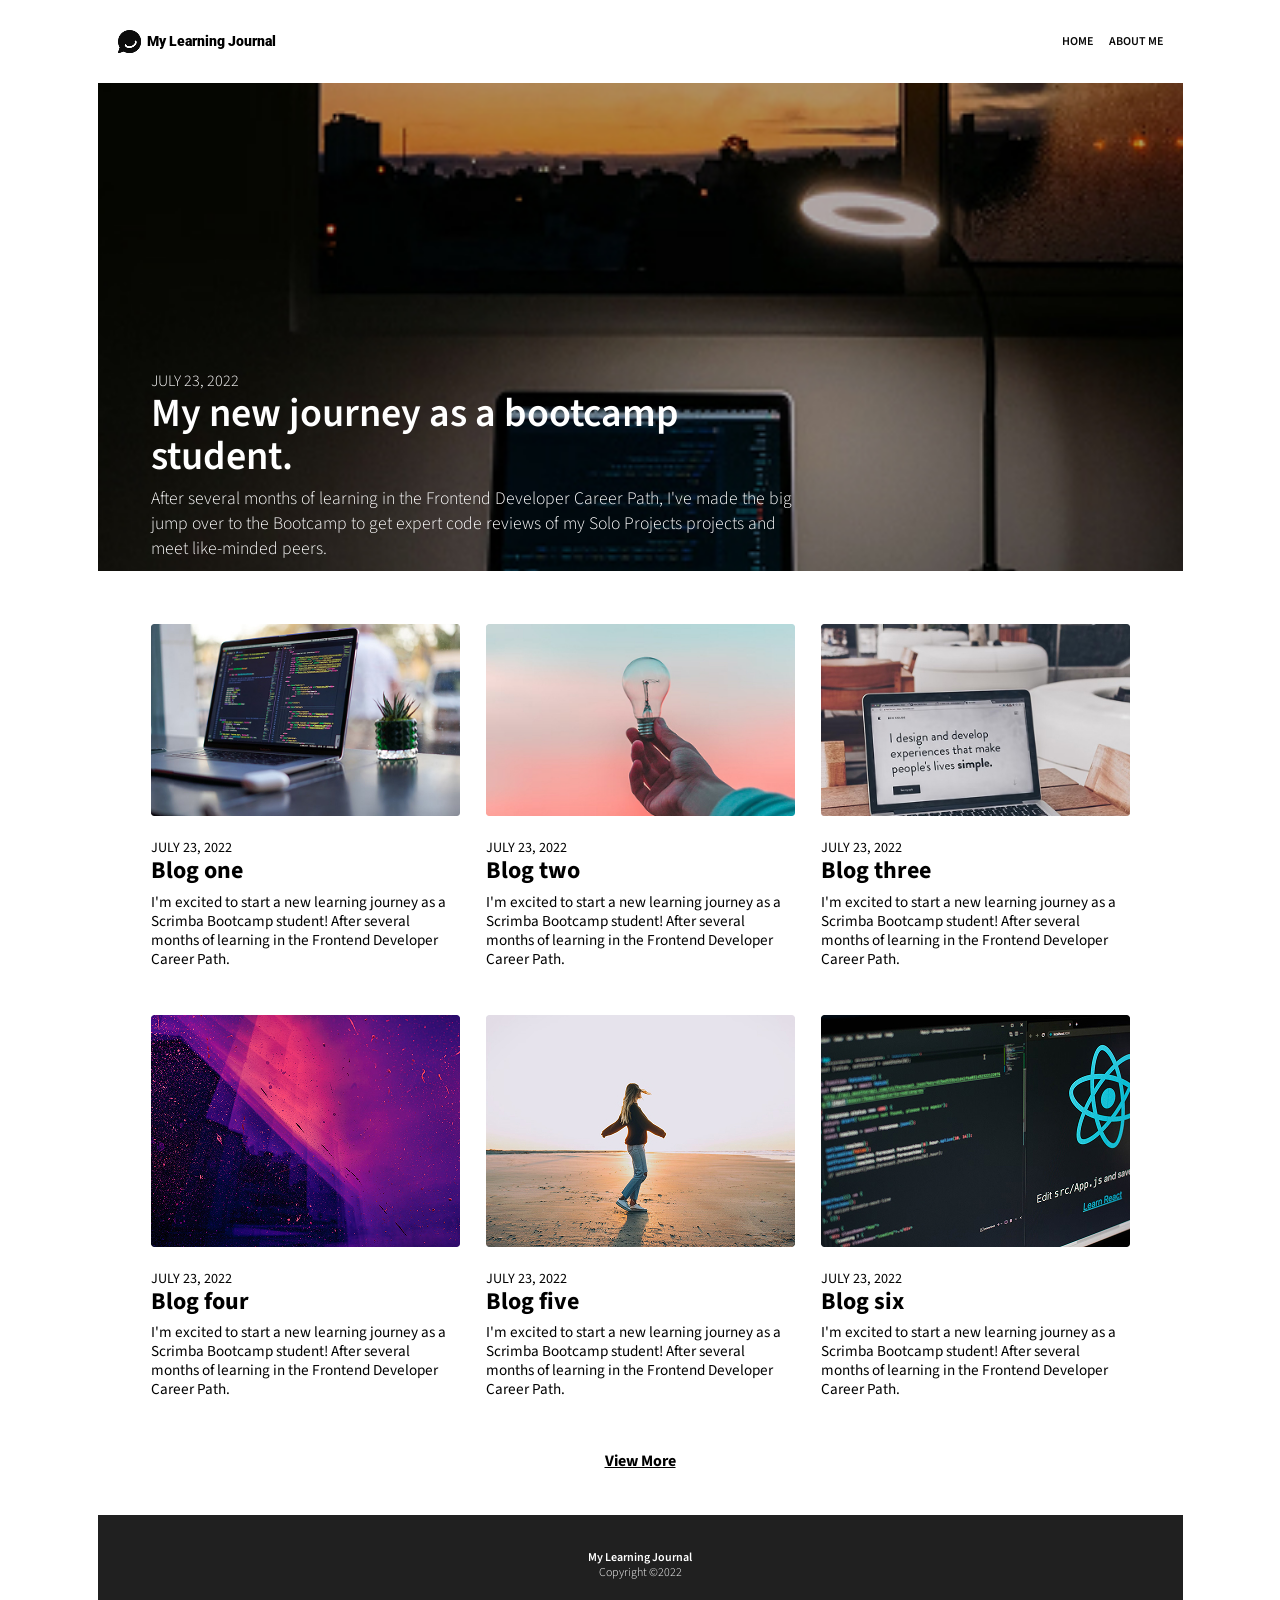
<file: index.html>
<!doctype html>
<html lang="en">
  <head>
    <meta charset="UTF-8" />
    <meta name="viewport" content="width=device-width, initial-scale=1.0" />
    <link rel="preconnect" href="https://fonts.googleapis.com" />
    <link rel="preconnect" href="https://fonts.gstatic.com" crossorigin />
    <link
      href="https://fonts.googleapis.com/css2?family=Roboto:ital,wght@0,100..900;1,100..900&family=Source+Sans+3:ital,wght@0,200..900;1,200..900&display=swap"
      rel="stylesheet"
    />
    <title>My Learning Journal</title>
    <link rel="stylesheet" href="./style.css" />
  </head>
  <body>
    <header>
      <div class="logo">
        <img src="./images/logo.jpg" alt="logo" />
        <p>My Learning Journal</p>
      </div>

      <nav>
        <ul>
          <li><a href="./index.html">Home</a></li>
          <li><a href="./about.html">About me</a></li>
        </ul>
      </nav>
    </header>

    <main>
      <article>
        <div class="hero">
          <date>JULY 23, 2022</date>
          <h1>My new journey as a bootcamp student.</h1>
          <p>
            After several months of learning in the Frontend Developer Career
            Path, I've made the big jump over to the Bootcamp to get expert code
            reviews of my Solo Projects projects and meet like-minded peers.
          </p>
        </div>

        <div class="article-listing">
          <div class="article">
            <img src="./images/article-image-01.jpg" alt="" />
            <date>JULY 23, 2022</date>
            <h2>Blog one</h2>
            <p>
              I'm excited to start a new learning journey as a Scrimba Bootcamp
              student! After several months of learning in the Frontend
              Developer Career Path.
            </p>
          </div>

          <div class="article">
            <img src="./images/article-image-02.jpg" alt="" />
            <date>JULY 23, 2022</date>
            <h2>Blog two</h2>
            <p>
              I'm excited to start a new learning journey as a Scrimba Bootcamp
              student! After several months of learning in the Frontend
              Developer Career Path.
            </p>
          </div>

          <div class="article">
            <img src="./images/article-image-03.jpg" alt="" />
            <date>JULY 23, 2022</date>
            <h2>Blog three</h2>
            <p>
              I'm excited to start a new learning journey as a Scrimba Bootcamp
              student! After several months of learning in the Frontend
              Developer Career Path.
            </p>
          </div>

          <div class="article">
            <img src="./images/article-image-04.jpg" alt="" />
            <date>JULY 23, 2022</date>
            <h2>Blog four</h2>
            <p>
              I'm excited to start a new learning journey as a Scrimba Bootcamp
              student! After several months of learning in the Frontend
              Developer Career Path.
            </p>
          </div>

          <div class="article">
            <img src="./images/article-image-05.jpg" alt="" />
            <date>JULY 23, 2022</date>
            <h2>Blog five</h2>
            <p>
              I'm excited to start a new learning journey as a Scrimba Bootcamp
              student! After several months of learning in the Frontend
              Developer Career Path.
            </p>
          </div>

          <div class="article">
            <img src="./images/article-image-06.jpg" alt="" />
            <date>JULY 23, 2022</date>
            <h2>Blog six</h2>
            <p>
              I'm excited to start a new learning journey as a Scrimba Bootcamp
              student! After several months of learning in the Frontend
              Developer Career Path.
            </p>
          </div>
        </div>

        <p class="vm">View More</p>
      </article>
    </main>

    <footer>
      <div class="footer-text">
        <p class="footer-text-1">My Learning Journal</p>
        <p class="footer-text-2">Copyright ©2022</p>
      </div>
    </footer>
  </body>
</html>
</file>
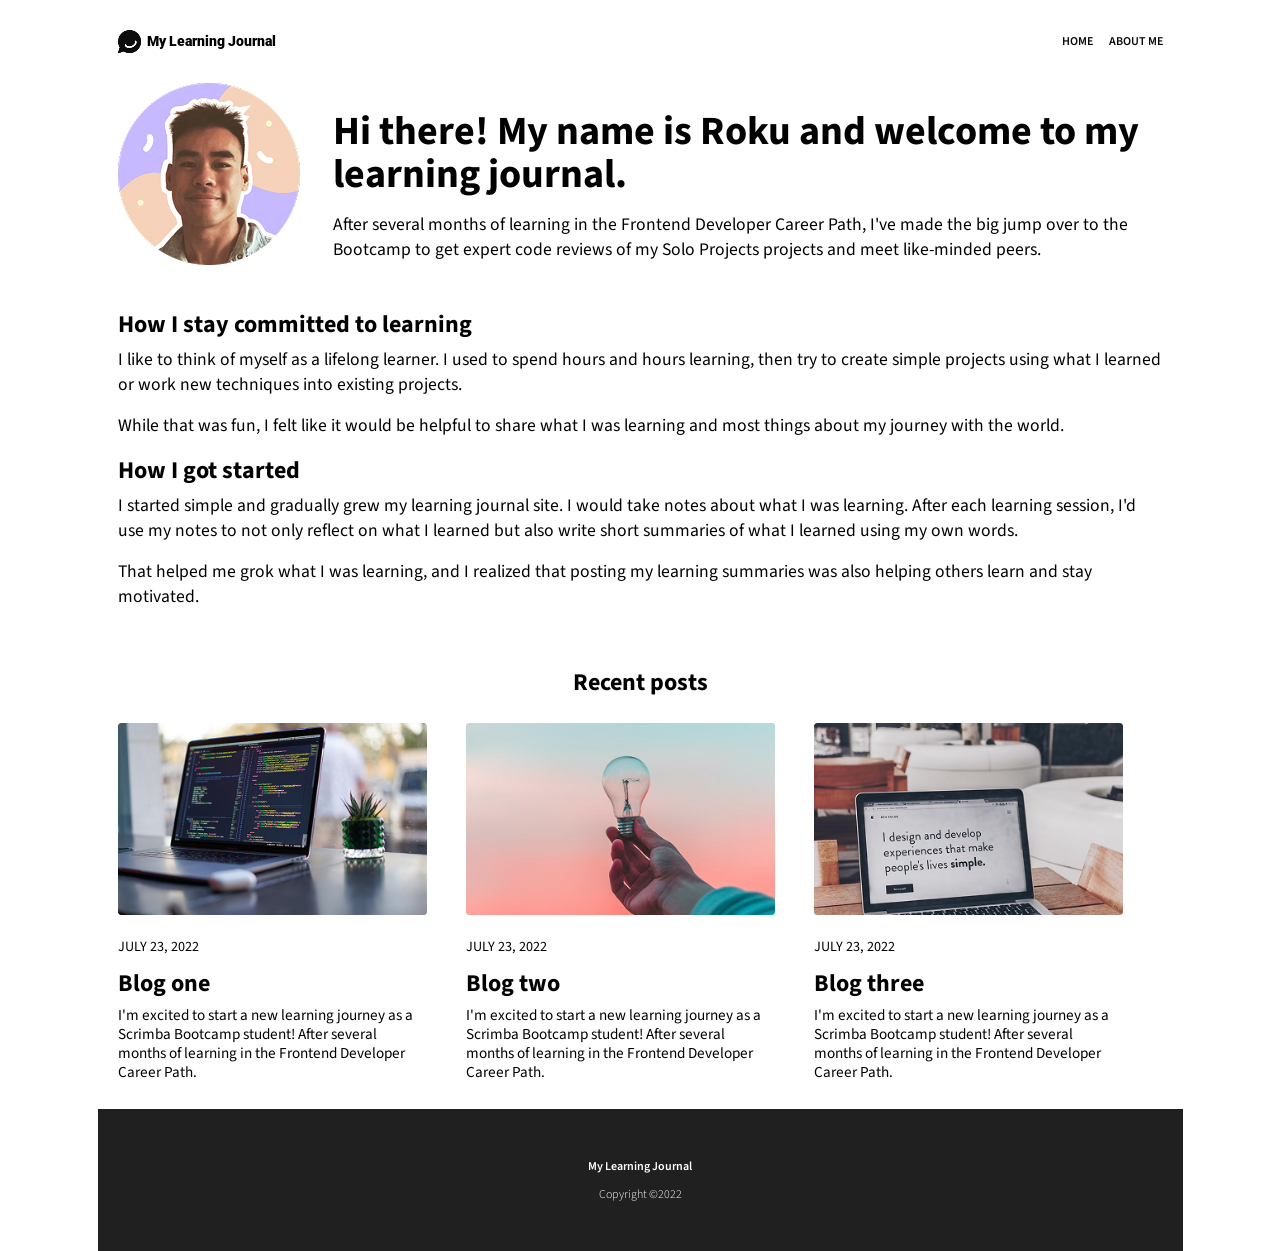
<file: about.html>
<!doctype html>
<html lang="en">
  <head>
    <meta charset="UTF-8" />
    <meta name="viewport" content="width=device-width, initial-scale=1.0" />
    <link rel="preconnect" href="https://fonts.googleapis.com" />
    <link rel="preconnect" href="https://fonts.gstatic.com" crossorigin />
    <link
      href="https://fonts.googleapis.com/css2?family=Roboto:ital,wght@0,100..900;1,100..900&family=Source+Sans+3:ital,wght@0,200..900;1,200..900&display=swap"
      rel="stylesheet"
    />
    <title>About me</title>
    <link rel="stylesheet" href="./about.css" />
  </head>
  <body>
    <header>
      <div class="logo">
        <img src="./images/logo.jpg" alt="logo" />
        <p>My Learning Journal</p>
      </div>

      <nav>
        <ul>
          <li><a href="./index.html">Home</a></li>
          <li><a href="./about.html">About me</a></li>
        </ul>
      </nav>
    </header>

    <main>
      <img src="./images/pfp.jpg" alt="" class="pfp-img" />
      <article>
        <h1>Hi there! My name is Roku and welcome to my learning journal.</h1>
        <p>
          After several months of learning in the Frontend Developer Career
          Path, I've made the big jump over to the Bootcamp to get expert code
          reviews of my Solo Projects projects and meet like-minded peers.
        </p>

        <h2>How I stay committed to learning</h2>
        <p>
          I like to think of myself as a lifelong learner. I used to spend hours
          and hours learning, then try to create simple projects using what I
          learned or work new techniques into existing projects.
        </p>
        <p>
          While that was fun, I felt like it would be helpful to share what I
          was learning and most things about my journey with the world.
        </p>
        <h2>How I got started</h2>
        <p>
          I started simple and gradually grew my learning journal site. I would
          take notes about what I was learning. After each learning session, I'd
          use my notes to not only reflect on what I learned but also write
          short summaries of what I learned using my own words.
        </p>
        <p>
          That helped me grok what I was learning, and I realized that posting
          my learning summaries was also helping others learn and stay
          motivated.
        </p>
      </article>

      <div class="recent-posts">
        <h2>Recent posts</h2>
        <div class="article-listing">
          <section class="article">
            <img src="./images/article-image-01.jpg" alt="" />
            <date>JULY 23, 2022</date>
            <h2>Blog one</h2>
            <p>
              I'm excited to start a new learning journey as a Scrimba Bootcamp
              student! After several months of learning in the Frontend
              Developer Career Path.
            </p>
          </section>

          <section class="article">
            <img src="./images/article-image-02.jpg" alt="" />
            <date>JULY 23, 2022</date>
            <h2>Blog two</h2>
            <p>
              I'm excited to start a new learning journey as a Scrimba Bootcamp
              student! After several months of learning in the Frontend
              Developer Career Path.
            </p>
          </section>

          <section class="article">
            <img src="./images/article-image-03.jpg" alt="" />
            <date>JULY 23, 2022</date>
            <h2>Blog three</h2>
            <p>
              I'm excited to start a new learning journey as a Scrimba Bootcamp
              student! After several months of learning in the Frontend
              Developer Career Path.
            </p>
          </section>
        </div>
      </div>
    </main>

    <footer>
      <div class="footer-text">
        <p class="footer-text-1">My Learning Journal</p>
        <p class="footer-text-2">Copyright ©2022</p>
      </div>
    </footer>
  </body>
</html>
</file>
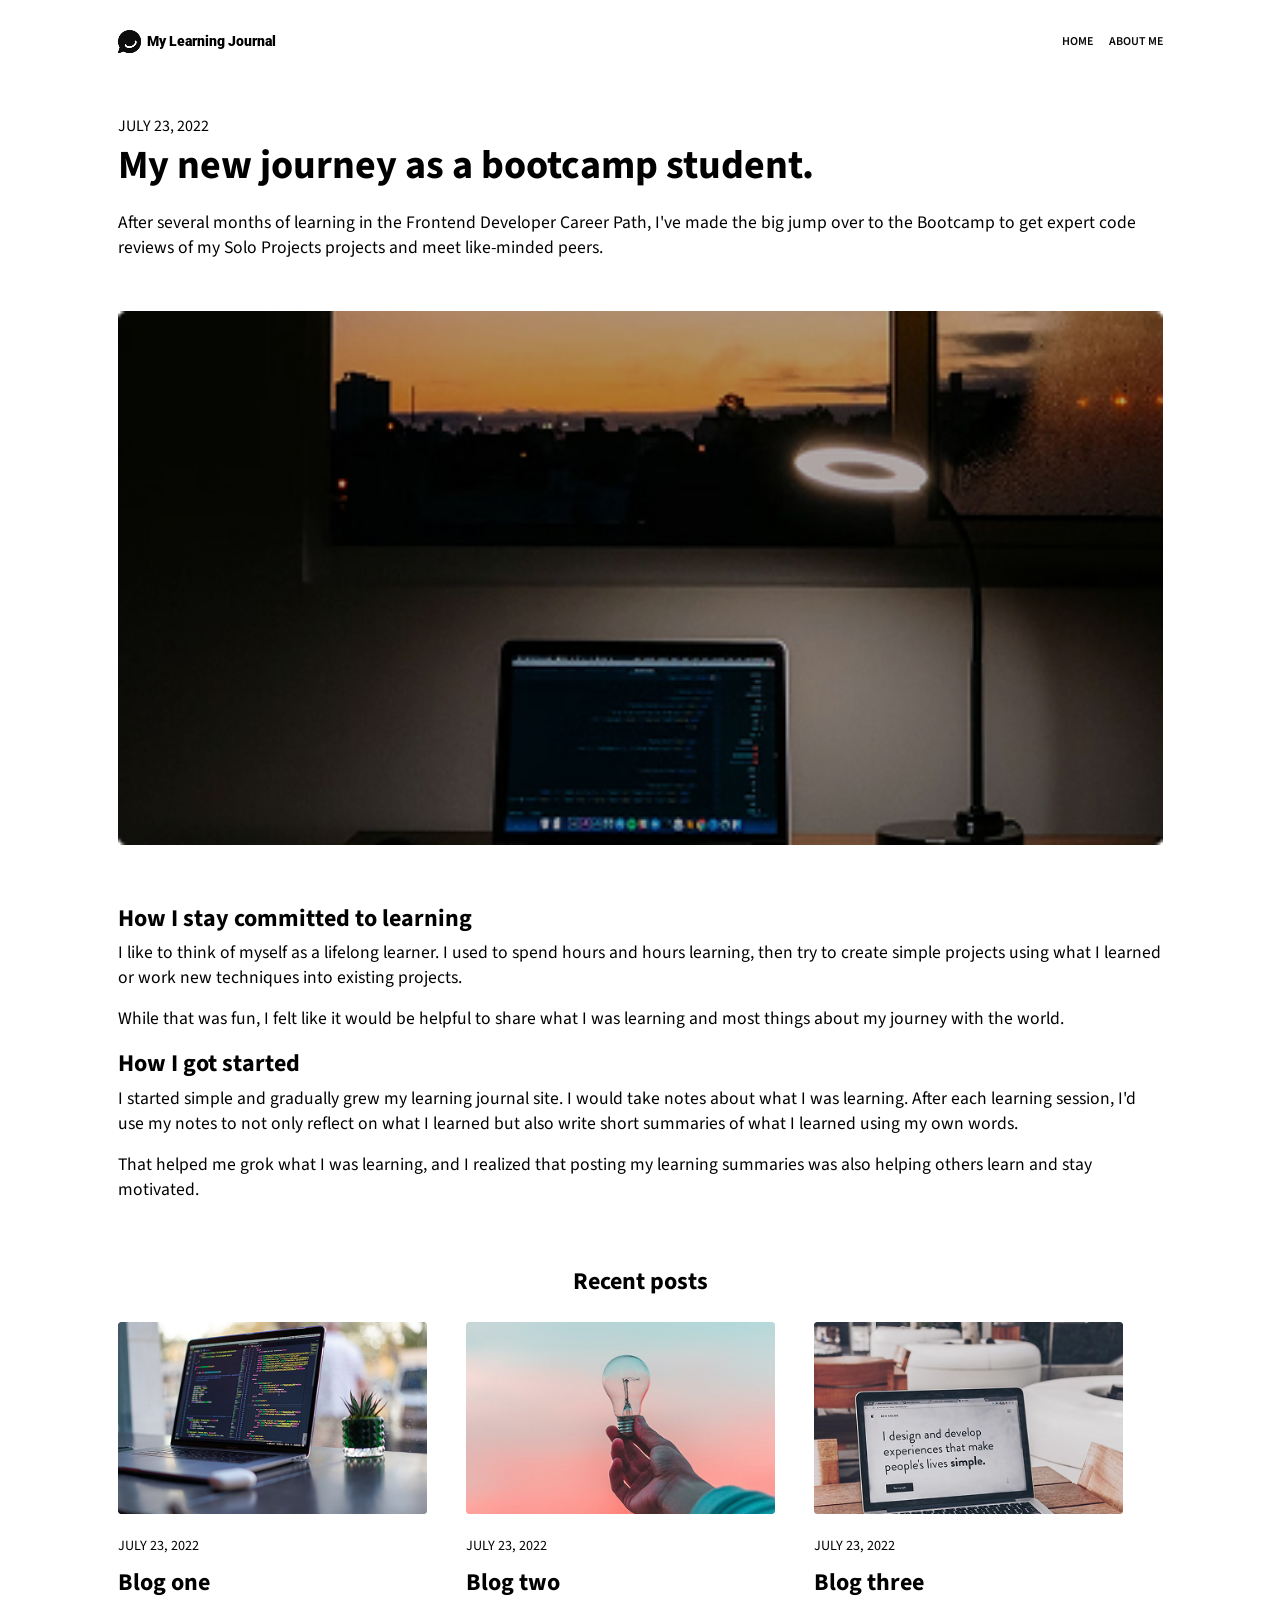
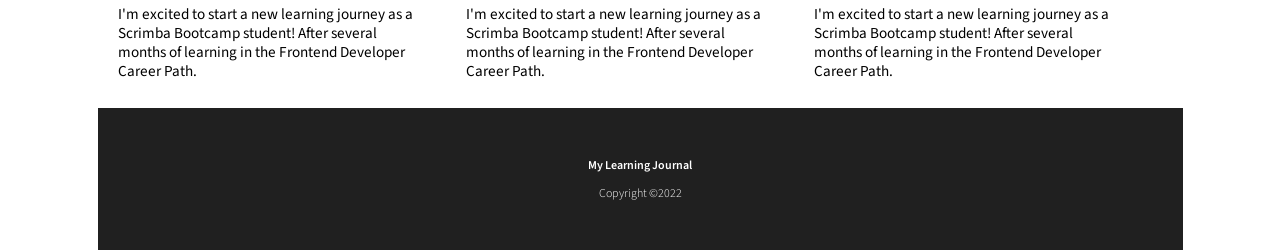
<file: post.html>
<!doctype html>
<html lang="en">
  <head>
    <meta charset="UTF-8" />
    <meta name="viewport" content="width=device-width, initial-scale=1.0" />
    <link rel="preconnect" href="https://fonts.googleapis.com" />
    <link rel="preconnect" href="https://fonts.gstatic.com" crossorigin />
    <link
      href="https://fonts.googleapis.com/css2?family=Roboto:ital,wght@0,100..900;1,100..900&family=Source+Sans+3:ital,wght@0,200..900;1,200..900&display=swap"
      rel="stylesheet"
    />
    <title>Post</title>
    <link rel="stylesheet" href="./post.css" />
  </head>
  <body>
    <header>
      <div class="logo">
        <img src="./images/logo.jpg" alt="logo" />
        <p>My Learning Journal</p>
      </div>

      <nav>
        <ul>
          <li><a href="./index.html">Home</a></li>
          <li><a href="./about.html">About me</a></li>
        </ul>
      </nav>
    </header>

    <main>
      <article>
        <date>JULY 23, 2022</date>
        <h1>My new journey as a bootcamp student.</h1>
        <p>
          After several months of learning in the Frontend Developer Career
          Path, I've made the big jump over to the Bootcamp to get expert code
          reviews of my Solo Projects projects and meet like-minded peers.
        </p>
        <img src="./images/article-image.jpg" alt="" class="article-image" />
        <h2>How I stay committed to learning</h2>
        <p>
          I like to think of myself as a lifelong learner. I used to spend hours
          and hours learning, then try to create simple projects using what I
          learned or work new techniques into existing projects.
        </p>
        <p>
          While that was fun, I felt like it would be helpful to share what I
          was learning and most things about my journey with the world.
        </p>
        <h2>How I got started</h2>
        <p>
          I started simple and gradually grew my learning journal site. I would
          take notes about what I was learning. After each learning session, I'd
          use my notes to not only reflect on what I learned but also write
          short summaries of what I learned using my own words.
        </p>
        <p>
          That helped me grok what I was learning, and I realized that posting
          my learning summaries was also helping others learn and stay
          motivated.
        </p>
      </article>

      <div class="recent-posts">
        <h2>Recent posts</h2>
        <div class="article-listing">
          <section class="article">
            <img src="./images/article-image-01.jpg" alt="" />
            <date>JULY 23, 2022</date>
            <h2>Blog one</h2>
            <p>
              I'm excited to start a new learning journey as a Scrimba Bootcamp
              student! After several months of learning in the Frontend
              Developer Career Path.
            </p>
          </section>

          <section class="article">
            <img src="./images/article-image-02.jpg" alt="" />
            <date>JULY 23, 2022</date>
            <h2>Blog two</h2>
            <p>
              I'm excited to start a new learning journey as a Scrimba Bootcamp
              student! After several months of learning in the Frontend
              Developer Career Path.
            </p>
          </section>

          <section class="article">
            <img src="./images/article-image-03.jpg" alt="" />
            <date>JULY 23, 2022</date>
            <h2>Blog three</h2>
            <p>
              I'm excited to start a new learning journey as a Scrimba Bootcamp
              student! After several months of learning in the Frontend
              Developer Career Path.
            </p>
          </section>
        </div>
      </div>
    </main>

    <footer>
      <div class="footer-text">
        <p class="footer-text-1">My Learning Journal</p>
        <p class="footer-text-2">Copyright ©2022</p>
      </div>
    </footer>
  </body>
</html>
</file>
<file: style.css>
* {
  box-sizing: border-box;
}

body {
  margin: 0;
  padding: 0;
  font-family: "Source Sans 3", sans-serif;
}

/* TYPOGRAPHY */

.logo p,
h1,
.footer-text-1 {
  line-height: 108.2%;
  letter-spacing: -3%;
}

.logo p {
  font-family: "Roboto", sans-serif;
  font-size: 0.847rem;
  font-weight: 900;
}

nav li {
  font-size: 0.75rem;
  font-weight: 600;
  text-transform: uppercase;
  list-style: none;
}

nav li a {
  text-decoration: none;
  color: #090909;
}

.hero {
  background-image: url(./images/article-image.jpg);
  background-repeat: no-repeat;
  background-size: cover;
  background-position: center;
  padding: 5.438rem 1.25rem 1.563rem 1.25rem;
  color: #fff;
}

.hero date,
h1,
.hero p,
h2,
.article p,
.vm,
.footer-text p {
  margin: 0;
}

.hero date,
.hero p {
  font-weight: 300;
}

.hero date {
  font-size: 0.75rem;
  margin-bottom: 0.5rem;
}

h1 {
  font-size: 2rem;
  font-weight: 600;
  margin-bottom: 0.5rem;
}

.hero p {
  font-size: 1rem;
}

.article date {
  font-size: 0.886rem;
  font-weight: 400;
  margin-bottom: 0.563rem;
}

h2 {
  font-size: 1.5rem;
  font-weight: 700;
  line-height: 108.2%;
  margin-bottom: 0.563rem;
}

.article p {
  font-size: 0.95rem;
  font-weight: 400;
  line-height: 125%;
}

.vm {
  font-size: 1rem;
  font-weight: 700;
  text-decoration: underline;
  text-align: center;
  margin-bottom: 2.688rem;
}

footer {
  background-color: #202020;
  color: #fff;
  padding: 2.313rem 9rem;
  text-align: center;
}

.footer-text p {
  font-size: 0.75rem;
}

.footer-text-1 {
  font-size: 1rem;
  font-weight: 600;
}

.footer-text-2 {
  font-weight: 300;
  line-height: 125%;
}

/* IMAGES */

.article img {
  width: 100%;
  margin-bottom: 0.875rem;
  border-radius: 0.188rem;
}

/* LAYOUT */

header,
.logo,
nav ul {
  display: flex;
}

header {
  justify-content: space-between;
  padding: 1.063rem 1.25rem;
}

.logo {
  align-items: center;
  gap: 0.313rem;
}

nav ul {
  gap: 1rem;
}

.article-listing {
  display: flex;
  flex-direction: column;
  gap: 2.563rem;
  padding: 2.125rem 1.25rem 1.688rem 1.25rem;
}

/* MEDIA QUERIES */

@media (min-width: 1085px) {
  /* TYPOGRAPHY */

  .hero {
    padding: 17.938rem 23.438rem 3.75rem 3.313rem;
    height: 488px;
  }

  .hero date {
    font-size: 1rem;
  }

  h1 {
    font-size: 2.5rem;
  }

  .hero p {
    font-size: 1.1rem;
  }

  /* LAYOUT */

  header,
  main,
  footer {
    max-width: 1085px;
    margin: 0 auto;
  }

  .article-listing {
    display: grid;
    grid-template-columns: repeat(3, 1fr);
    column-gap: 1.625rem;
    row-gap: 2.875rem;
    padding: 3.313rem 3.313rem 3.188rem 3.313rem;
  }

  .article {
    width: 19.313rem;
  }
}
</file>
<file: about.css>
* {
  box-sizing: border-box;
}

body {
  margin: 0;
  padding: 0;
  font-family: "Source Sans 3", sans-serif;
}

/* TYPOGRAPHY */

.logo p,
h1 {
  line-height: 108.2%;
  letter-spacing: -3%;
}

.logo p {
  font-family: "Roboto", sans-serif;
  font-size: 0.847rem;
  font-weight: 900;
}

nav li {
  font-size: 0.75rem;
  font-weight: 600;
  text-transform: uppercase;
  list-style: none;
}

nav li a {
  text-decoration: none;
  color: #090909;
}

h1,
article p,
.recent-posts > h2,
.article h2,
.article p {
  margin: 0;
}

article p {
  font-weight: 400;
}

h1 {
  font-size: 2.178rem;
  font-weight: 700;
  margin-bottom: 1rem;
}

article p,
h2 {
  font-size: 1rem;
}

article p {
  margin-bottom: 1rem;
}

article > p:nth-child(2) {
  margin-bottom: 3.125rem;
}

date {
  font-size: 0.886rem;
  font-weight: 400;
  margin-bottom: 0.563rem;
}

h2 {
  font-size: 1.5rem;
  font-weight: 700;
  line-height: 108.2%;
  margin-bottom: 0.563rem;
}

.article h2 {
  margin-top: 0.875rem;
  margin-bottom: 0.563rem;
}

.article p {
  font-size: 0.95rem;
  font-weight: 400;
  line-height: 125%;
}

.recent-posts > h2 {
  text-align: center;
  margin-bottom: 1.688rem;
}

footer {
  background-color: #202020;
  color: #fff;
  padding: 2.313rem 8rem;
  text-align: center;
}

.footer-text p {
  font-size: 0.75rem;
}

.footer-text-1 {
  font-size: 1rem;
  font-weight: 600;
}

.footer-text-2 {
  font-weight: 300;
  line-height: 125%;
}

/* IMAGES */

.pfp-img {
  padding-left: 1.25rem;
}

.article img {
  width: 100%;
  margin-bottom: 0.875rem;
  border-radius: 0.188rem;
}

/* LAYOUT */

header,
.logo,
nav ul {
  display: flex;
}

header {
  justify-content: space-between;
  padding: 1.063rem 1.25rem;
}

.logo {
  align-items: center;
  gap: 0.313rem;
}

nav ul {
  gap: 1rem;
}

article {
  padding: 1.688rem 1.25rem 2.813rem 1.25rem;
}

.recent-posts {
  padding: 0 1.25rem 1.688rem 1.25rem;
}

.article-listing {
  display: flex;
  flex-direction: column;
  gap: 2.563rem;
}

/* MEDIA QUERIES */

@media (min-width: 1085px) {
  /* TYPOGRAPHY */

  article date {
    font-size: 1rem;
  }

  h1 {
    font-size: 2.5rem;
    font-weight: 700;
  }

  article p {
    font-size: 1.1rem;
  }

  /* IMAGES */

  .pfp-img {
    float: left;
    padding-right: 2.063rem;
  }

  /* LAYOUT */

  header,
  main,
  footer {
    max-width: 1085px;
    margin: 0 auto;
  }

  .article-listing {
    display: grid;
    grid-template-columns: repeat(3, 1fr);
    gap: unset;
    padding: unset;
  }

  .article {
    width: 19.313rem;
  }
}
</file>
<file: post.css>
* {
  box-sizing: border-box;
}

body {
  margin: 0;
  padding: 0;
  font-family: "Source Sans 3", sans-serif;
}

/* TYPOGRAPHY */

.logo p {
  font-family: "Roboto", sans-serif;
  font-size: 0.847rem;
  font-weight: 900;
  line-height: 108.2%;
  letter-spacing: -3%;
}

nav li {
  font-size: 0.75rem;
  font-weight: 600;
  text-transform: uppercase;
  list-style: none;
}

nav li a {
  text-decoration: none;
  color: #090909;
}

article date,
h1,
article p,
.recent-posts > h2,
.article h2,
.article p {
  margin: 0;
}

article date,
article p {
  font-weight: 400;
}

article date {
  font-size: 0.75rem;
  margin-bottom: 1rem;
}

h1 {
  font-size: 2rem;
  font-weight: 600;
  margin-bottom: 1rem;
}

article p,
h2 {
  font-size: 1rem;
}

article p {
  margin-bottom: 1rem;
}

date {
  font-size: 0.886rem;
  font-weight: 400;
  margin-bottom: 0.563rem;
}

h2 {
  font-size: 1.5rem;
  font-weight: 700;
  line-height: 108.2%;
  margin-bottom: 0.563rem;
}

.article h2 {
  margin-top: 0.875rem;
  margin-bottom: 0.563rem;
}

.article p {
  font-size: 0.95rem;
  font-weight: 400;
  line-height: 125%;
}

.recent-posts > h2 {
  text-align: center;
  margin-bottom: 1.688rem;
}

footer {
  background-color: #202020;
  color: #fff;
  padding: 2.313rem 8rem;
  text-align: center;
}

.footer-text p {
  font-size: 0.75rem;
}

.footer-text-1 {
  font-size: 1rem;
  font-weight: 600;
}

.footer-text-2 {
  font-weight: 300;
  line-height: 125%;
}

/* IMAGES */

.article-image {
  width: 100%;
  margin-top: 2.188rem;
  margin-bottom: 2.188rem;
  border-radius: 0.188rem;
}

.article img {
  width: 100%;
  margin-bottom: 0.875rem;
  border-radius: 0.188rem;
}

/* LAYOUT */

header,
.logo,
nav ul {
  display: flex;
}

header {
  justify-content: space-between;
  padding: 1.063rem 1.25rem;
}

.logo {
  align-items: center;
  gap: 0.313rem;
}

nav ul {
  gap: 1rem;
}

article {
  padding: 2rem 1.25rem 3.188rem 1.25rem;
}

.recent-posts {
  padding: 0 1.25rem 1.688rem 1.25rem;
}

.article-listing {
  display: flex;
  flex-direction: column;
  gap: 2.563rem;
}

/* MEDIA QUERIES */

@media (min-width: 1085px) {
  /* TYPOGRAPHY */

  article date {
    font-size: 1rem;
  }

  h1 {
    font-size: 2.5rem;
    font-weight: 700;
  }

  article p {
    font-size: 1.1rem;
  }

  /* LAYOUT */

  header,
  main,
  footer {
    max-width: 1085px;
    margin: 0 auto;
  }

  .article-listing {
    display: grid;
    grid-template-columns: repeat(3, 1fr);
    gap: unset;
    padding: unset;
  }

  .article {
    width: 19.313rem;
  }
}
</file>
